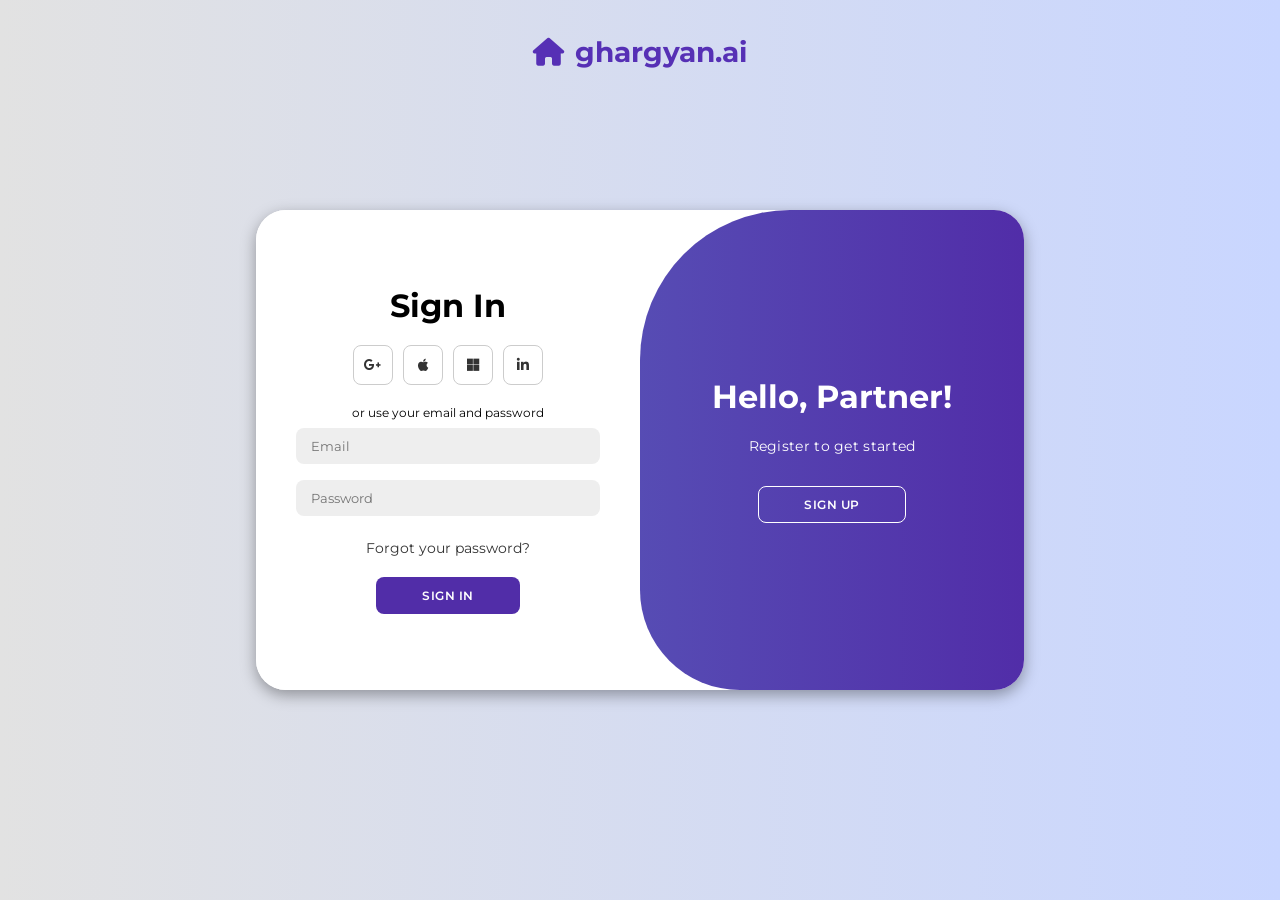
<file: src/main/resources/static/index.html>
<!DOCTYPE html>
<html lang="en">
<head>
    <meta charset="UTF-8">
    <meta name="viewport" content="width=device-width, initial-scale=1.0">
    <link rel="stylesheet" href="https://cdnjs.cloudflare.com/ajax/libs/font-awesome/6.4.2/css/all.min.css">
    <link rel="stylesheet" href="style.css">
    <title>login page</title>
</head>
<body>
<div class="brand">
    <i class="fa-solid fa-house"></i>
    <span>ghargyan.ai</span>
</div>
<div class="container" id="container">
    <div class="form-container sign-up">
        <form id="registerForm">
            <h1>Create Account</h1>
            <div class="social-icons">
                <a href ="#" class="icon"><i class="fa-brands fa-google-plus-g"></i></a>
                <a href ="#" class="icon"><i class="fa-brands fa-apple"></i></a>
                <a href ="#" class="icon"><i class="fa-brands fa-microsoft"></i></a>
                <a href ="#" class="icon"><i class="fa-brands fa-linkedin-in"></i></a>
            </div>
            <span>or use your email for registration</span>
            <input type="text" id="registerName" placeholder="Name" required />
            <input type="email" id="registerEmail" placeholder="Email" required />
            <input type="password" id="registerPassword" placeholder="Password" required />
            <input type="text" id="registerArea" placeholder="Area / Location" required />
            <button type="submit">Sign Up</button>
        </form>
    </div>
    <div class="form-container sign-in">
        <form id="loginForm">
            <h1>Sign In</h1>
            <div class="social-icons">
                <a href ="#" class="icon"><i class="fa-brands fa-google-plus-g"></i></a>
                <a href ="#" class="icon"><i class="fa-brands fa-apple"></i></a>
                <a href ="#" class="icon"><i class="fa-brands fa-microsoft"></i></a>
                <a href ="#" class="icon"><i class="fa-brands fa-linkedin-in"></i></a>
            </div>
            <span>or use your email and password</span>
            <input type="email" id="loginEmail" placeholder="Email" required />
            <input type="password" id="loginPassword" placeholder="Password" required />
            <a href="#">Forgot your password?</a>
            <button type="submit">Sign In</button>
        </form>
    </div>
    <div class="toggle-container">
        <div class="toggle">
            <div class="toggle-panel toggle-left">
                <h1>Welcome Back!</h1>
                <p>Enter your credentials to access your account</p>
                <button class="hidden" id="login">Sign In</button>
            </div>
            <div class="toggle-panel toggle-right">
                <h1>Hello, Partner!</h1>
                <p>Register to get started</p>
                <button class="hidden" id="register">Sign Up</button>
            </div>
        </div>
    </div>
</div>



<script src="script.js"></script>
</body>
</html>
</file>
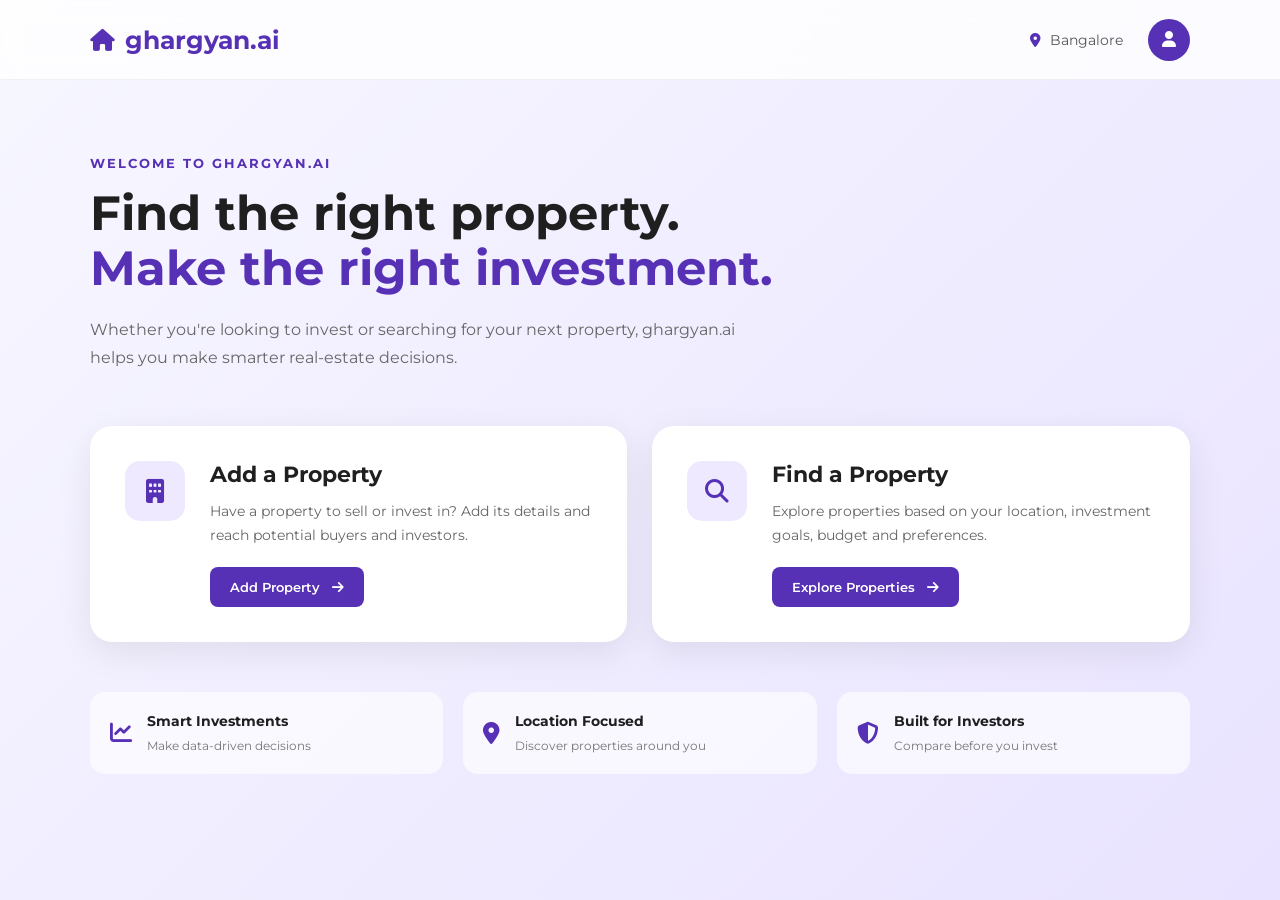
<file: src/main/resources/static/home.html>
<!DOCTYPE html>
<html lang="en">

<head>

    <meta charset="UTF-8">

    <meta name="viewport"
          content="width=device-width, initial-scale=1.0">

    <link rel="stylesheet"
          href="https://cdnjs.cloudflare.com/ajax/libs/font-awesome/6.4.2/css/all.min.css">

    <link rel="stylesheet" href="home.css">

    <title>ghargyan.ai | Home</title>

</head>

<body>

<!-- NAVBAR -->

<nav class="navbar">

    <div class="logo">
        <i class="fa-solid fa-house"></i>
        <span>ghargyan.ai</span>
    </div>

    <div class="nav-right">

            <span id="userArea">
                <i class="fa-solid fa-location-dot"></i>
                Bangalore
            </span>

        <button class="profile-btn">
            <i class="fa-solid fa-user"></i>
        </button>

    </div>

</nav>


<!-- MAIN CONTENT -->

<main class="home-container">

    <section class="welcome">

        <p class="small-heading">
            WELCOME TO GHARGYAN.AI
        </p>

        <h1>
            Find the right property.
            <br>
            <span>Make the right investment.</span>
        </h1>

        <p class="subtitle">
            Whether you're looking to invest or searching
            for your next property, ghargyan.ai helps you
            make smarter real-estate decisions.
        </p>

    </section>


    <!-- OPTIONS -->

    <section class="options">

        <!-- ADD PROPERTY -->

        <div class="option-card">

            <div class="icon-box">
                <i class="fa-solid fa-building"></i>
            </div>

            <div class="card-content">

                <h2>
                    Add a Property
                </h2>

                <p>
                    Have a property to sell or invest in?
                    Add its details and reach potential buyers
                    and investors.
                </p>

                <button onclick="addProperty()">
                    Add Property
                    <i class="fa-solid fa-arrow-right"></i>
                </button>

            </div>

        </div>


        <!-- FIND PROPERTY -->

        <div class="option-card">

            <div class="icon-box">
                <i class="fa-solid fa-magnifying-glass"></i>
            </div>

            <div class="card-content">

                <h2>
                    Find a Property
                </h2>

                <p>
                    Explore properties based on your location,
                    investment goals, budget and preferences.
                </p>

                <button onclick="findProperty()">
                    Explore Properties
                    <i class="fa-solid fa-arrow-right"></i>
                </button>

            </div>

        </div>

    </section>


    <!-- QUICK INFO -->

    <section class="quick-info">

        <div>
            <i class="fa-solid fa-chart-line"></i>

            <div>
                <strong>Smart Investments</strong>
                <span>Make data-driven decisions</span>
            </div>
        </div>


        <div>
            <i class="fa-solid fa-location-dot"></i>

            <div>
                <strong>Location Focused</strong>
                <span>Discover properties around you</span>
            </div>
        </div>


        <div>
            <i class="fa-solid fa-shield-halved"></i>

            <div>
                <strong>Built for Investors</strong>
                <span>Compare before you invest</span>
            </div>
        </div>

    </section>

</main>


<script src="home.js"></script>

</body>

</html>
</file>
<file: src/main/resources/static/style.css>
@import url('https://fonts.googleapis.com/css2?family=Montserrat:wght@300;400;500;600;700&display=swap');
*{
    margin: 0;
    padding: 0;
    box-sizing: border-box;
    font-family: 'Montserrat', sans-serif;
}
body{
    background-color : #c9d6ff;
    background : linear-gradient(to right,#e2e2e2, #c9d6ff);
    display: flex;
    justify-content: center;
    align-items: center;
    flex-direction:column;
    height : 100vh;
}.brand {
     position: absolute;
     top: 35px;
     left: 50%;
     transform: translateX(-50%);

     display: flex;
     align-items: center;
     gap: 10px;

     font-size: 28px;
     font-weight: 700;
     color: #5630b5;
 }
.container{
    background-color : #fff;
    border-radius : 30px;
    box-shadow : 0 5px 15px rgba(0,0,0,0.35);
    position : relative;
    overflow : hidden;
    width : 768px;
    max-width : 100%;
    min-height : 480px;
}

.container p{
    font-size : 14px;
    line-height : 20px;
    letter-spacing : 0.3px;
    margin : 20px 0;
}
.container span{
    font-size : 12px;
}
.container a{
    color : #333;
    text-decoration : none;
    font-size : 14px;
    margin : 15px 0 10px;

}
.container button{
    background-color : #512da8;
    color:#fff;
    font-size : 12px;
    padding : 10px 45px;
    border : 1px solid transparent;
    border-radius : 8px;
    font-weight : 600;
    letter-spacing : 0.5px;
    text-transform : uppercase;
    margin-top : 10px;
    cursor : pointer;
}
.container button.hidden{
    background-color: transparent;
    border-color: #fff;
}
.container form{
    background-color: #fff;
    display: flex;
    align-items: center;
    justify-content: center;
    flex-direction: column;
    padding: 0 40px;
    height: 100%;
}
.container input{
    background-color: #eee;
    border: none;
    margin: 8px 0;
    padding: 10px 15px;
    font-size: 13px;
    border-radius: 8px;
    width: 100%;
    outline: none;
}
.form-container{
    position: absolute;
    top: 0;
    height: 100%;
    transition: all 0.6s ease-in-out;
}
.sign-in{
    left: 0;
    width: 50%;
    z-index: 2;
}

.container.active .sign-in{
    transform: translateX(100%);
}

.sign-up{
    left: 0;
    width: 50%;
    opacity: 0;
    z-index: 1;
}
.container.active .sign-up{
    transform: translateX(100%);
    opacity: 1;
    z-index: 5;
    animation: move 0.6s;
}

@keyframes move{
    0%, 49.99%{
        opacity: 0;
        z-index: 1;
    }
    50%, 100%{
        opacity: 1;
        z-index: 5;
    }
}

.social-icons{
    margin: 20px 0;
}

.social-icons a{
    border: 1px solid #ccc;
    border-radius: 20%;
    display: inline-flex;
    justify-content: center;
    align-items: center;
    margin: 0 3px;
    width: 40px;
    height: 40px;
}

.toggle-container{
    position: absolute;
    top: 0;
    left: 50%;
    width: 50%;
    height: 100%;
    overflow: hidden;
    transition: all 0.6s ease-in-out;
    border-radius: 150px 0 0 100px;
    z-index: 1000;
}

.container.active .toggle-container{
    transform: translateX(-100%);
    border-radius: 0 150px 100px 0;
}

.toggle{
    background-color: #512da8;
    height: 100%;
    background: linear-gradient(to right, #5c6bc0, #512da8);
    color: #fff;
    position: relative;
    left: -100%;
    height: 100%;
    width: 200%;
    transform: translateX(0);
    transition: all 0.6s ease-in-out;
}

.container.active .toggle{
    transform: translateX(50%);
}

.toggle-panel{
    position: absolute;
    width: 50%;
    height: 100%;
    display: flex;
    align-items: center;
    justify-content: center;
    flex-direction: column;
    padding: 0 30px;
    text-align: center;
    top: 0;
    transform: translateX(0);
    transition: all 0.6s ease-in-out;
}

.toggle-left{
    transform: translateX(-200%);
}

.container.active .toggle-left{
    transform: translateX(0);
}

.toggle-right{
    right: 0;
    transform: translateX(0);
}

.container.active .toggle-right{
    transform: translateX(200%);
}
</file>
<file: src/main/resources/static/home.css>
@import url('https://fonts.googleapis.com/css2?family=Montserrat:wght@300;400;500;600;700&display=swap');


* {
    margin: 0;
    padding: 0;
    box-sizing: border-box;
    font-family: 'Montserrat', sans-serif;
}


body {

    min-height: 100vh;

    background:
            linear-gradient(135deg, #f7f7ff, #e9e3ff);

    color: #1f1f1f;
}


/* =========================
   NAVBAR
========================= */

.navbar {

    height: 80px;

    display: flex;

    align-items: center;

    justify-content: space-between;

    padding: 0 7%;

    background: rgba(255,255,255,0.8);

    backdrop-filter: blur(12px);

    border-bottom: 1px solid rgba(0,0,0,0.05);
}


.logo {

    display: flex;

    align-items: center;

    gap: 10px;

    font-size: 25px;

    font-weight: 700;

    color: #5630b5;
}


.logo i {

    font-size: 22px;
}


.nav-right {

    display: flex;

    align-items: center;

    gap: 25px;
}


#userArea {

    font-size: 14px;

    color: #555;
}


#userArea i {

    color: #5630b5;

    margin-right: 5px;
}


.profile-btn {

    width: 42px;

    height: 42px;

    border: none;

    border-radius: 50%;

    background: #5630b5;

    color: white;

    cursor: pointer;

    font-size: 16px;
}


/* =========================
   MAIN
========================= */

.home-container {

    width: 86%;

    max-width: 1200px;

    margin: auto;

    padding: 75px 0;
}


/* =========================
   WELCOME
========================= */

.welcome {

    max-width: 750px;
}


.small-heading {

    color: #5630b5;

    font-size: 13px;

    font-weight: 700;

    letter-spacing: 2px;

    margin-bottom: 15px;
}


.welcome h1 {

    font-size: 48px;

    line-height: 1.15;

    margin-bottom: 20px;
}


.welcome h1 span {

    color: #5630b5;
}


.subtitle {

    color: #666;

    font-size: 16px;

    line-height: 1.7;

    max-width: 650px;
}


/* =========================
   OPTIONS
========================= */

.options {

    display: grid;

    grid-template-columns: repeat(2, 1fr);

    gap: 25px;

    margin-top: 55px;
}


.option-card {

    background: white;

    border-radius: 22px;

    padding: 35px;

    display: flex;

    gap: 25px;

    box-shadow:
            0 10px 35px rgba(0,0,0,0.08);

    transition: 0.3s ease;
}


.option-card:hover {

    transform: translateY(-7px);

    box-shadow:
            0 18px 40px rgba(86,48,181,0.18);
}


.icon-box {

    min-width: 60px;

    height: 60px;

    border-radius: 15px;

    background: #eee9ff;

    display: flex;

    align-items: center;

    justify-content: center;

    color: #5630b5;

    font-size: 24px;
}


.card-content h2 {

    font-size: 22px;

    margin-bottom: 12px;
}


.card-content p {

    color: #666;

    font-size: 14px;

    line-height: 1.7;

    margin-bottom: 20px;
}


.card-content button {

    border: none;

    background: #5630b5;

    color: white;

    padding: 12px 20px;

    border-radius: 8px;

    font-weight: 600;

    cursor: pointer;

    transition: 0.2s;
}


.card-content button:hover {

    background: #432393;
}


.card-content button i {

    margin-left: 8px;
}


/* =========================
   QUICK INFO
========================= */

.quick-info {

    margin-top: 50px;

    display: grid;

    grid-template-columns: repeat(3, 1fr);

    gap: 20px;
}


.quick-info > div {

    background: rgba(255,255,255,0.65);

    padding: 20px;

    border-radius: 15px;

    display: flex;

    gap: 15px;

    align-items: center;
}


.quick-info > div > i {

    color: #5630b5;

    font-size: 22px;
}


.quick-info strong {

    display: block;

    font-size: 14px;

    margin-bottom: 5px;
}


.quick-info span {

    color: #777;

    font-size: 12px;
}


/* =========================
   RESPONSIVE
========================= */

@media (max-width: 800px) {

    .options {

        grid-template-columns: 1fr;
    }

    .quick-info {

        grid-template-columns: 1fr;
    }

    .welcome h1 {

        font-size: 36px;
    }

}


@media (max-width: 500px) {

    .navbar {

        padding: 0 5%;
    }

    #userArea {

        display: none;
    }

    .home-container {

        width: 90%;
    }

}
</file>
